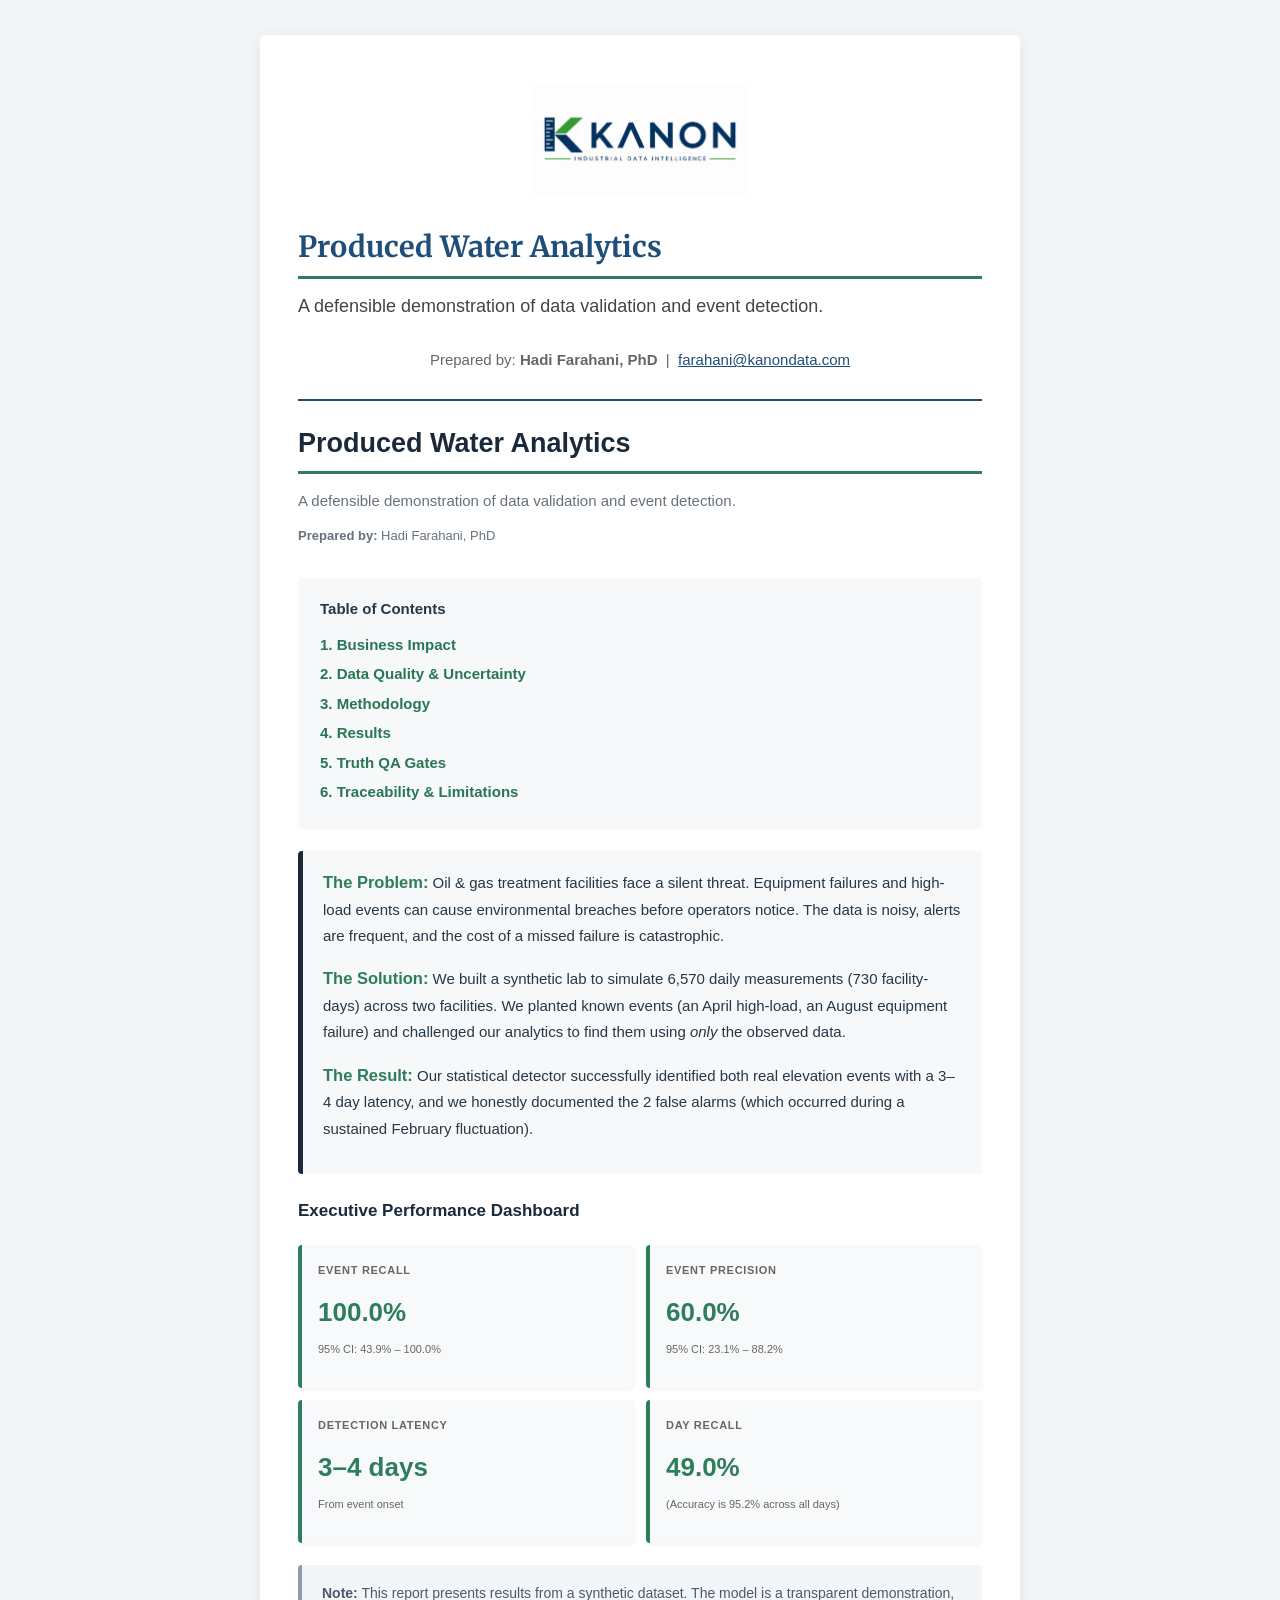
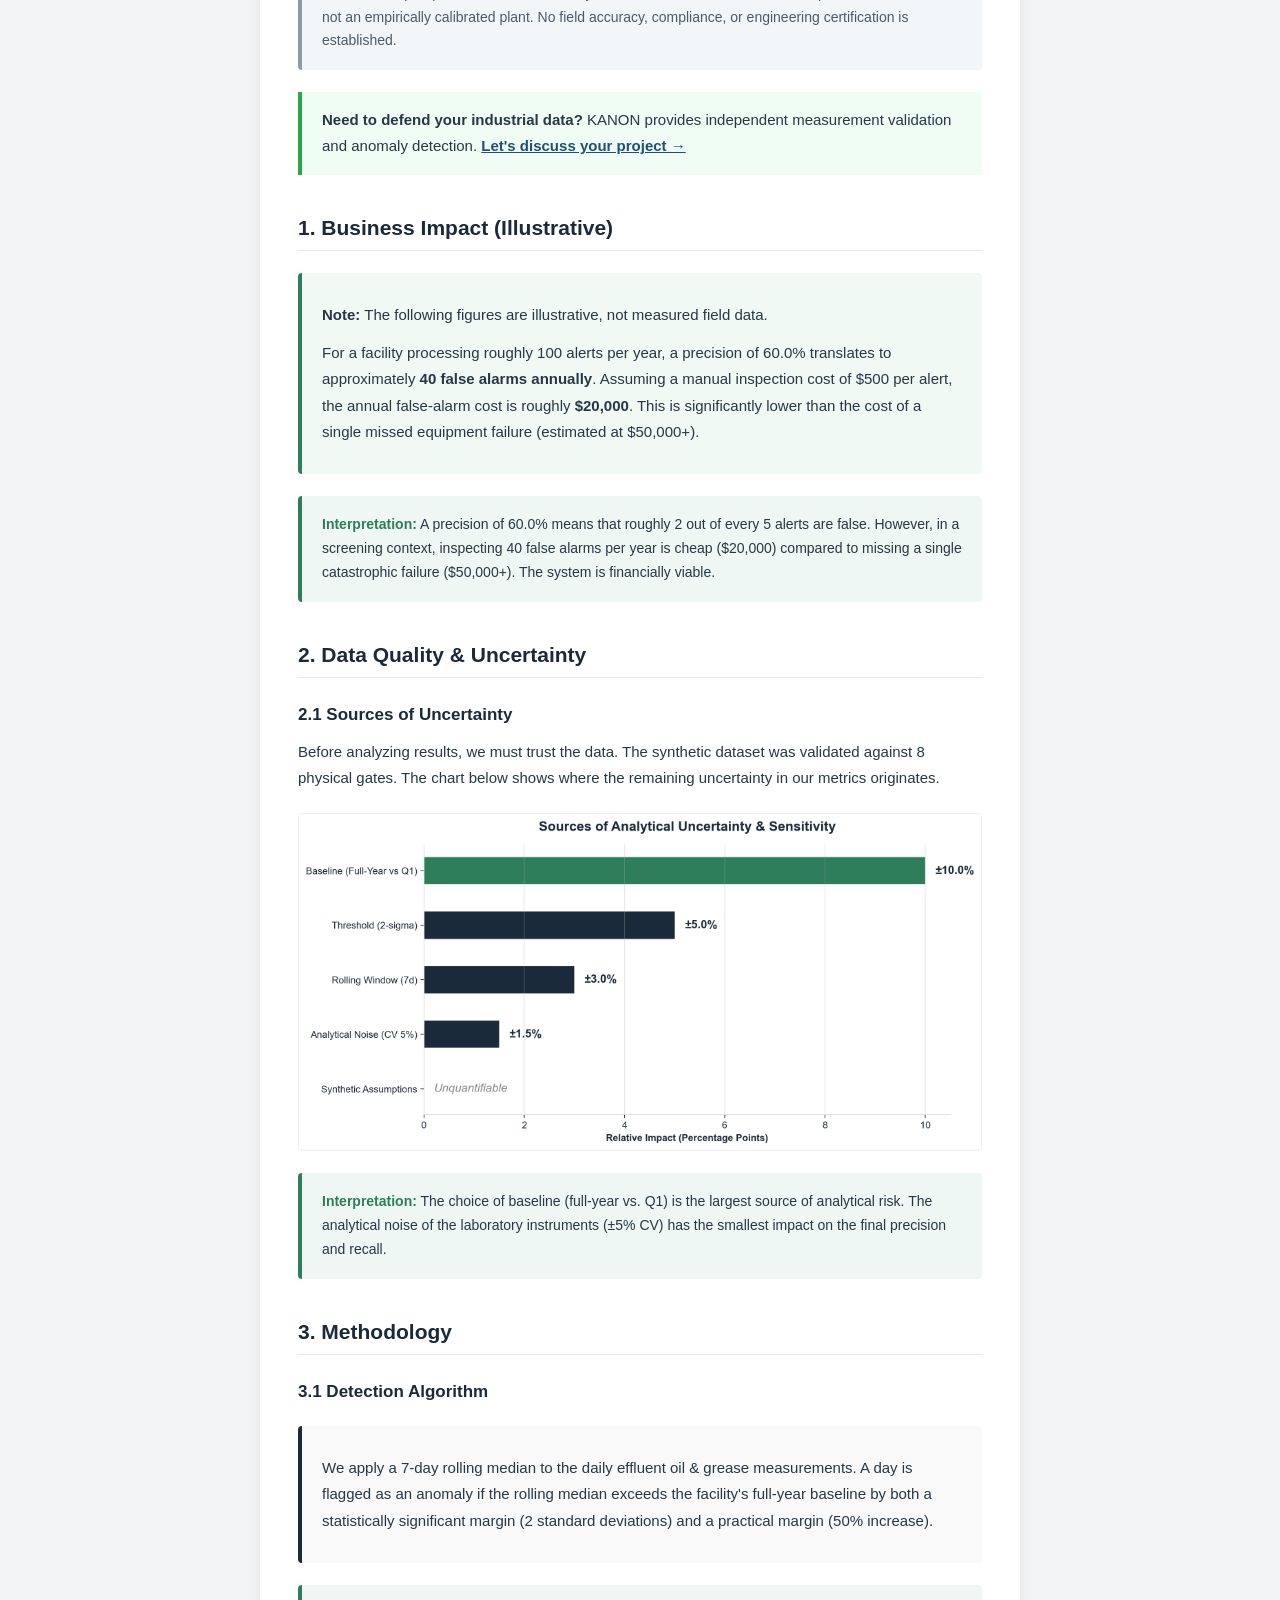
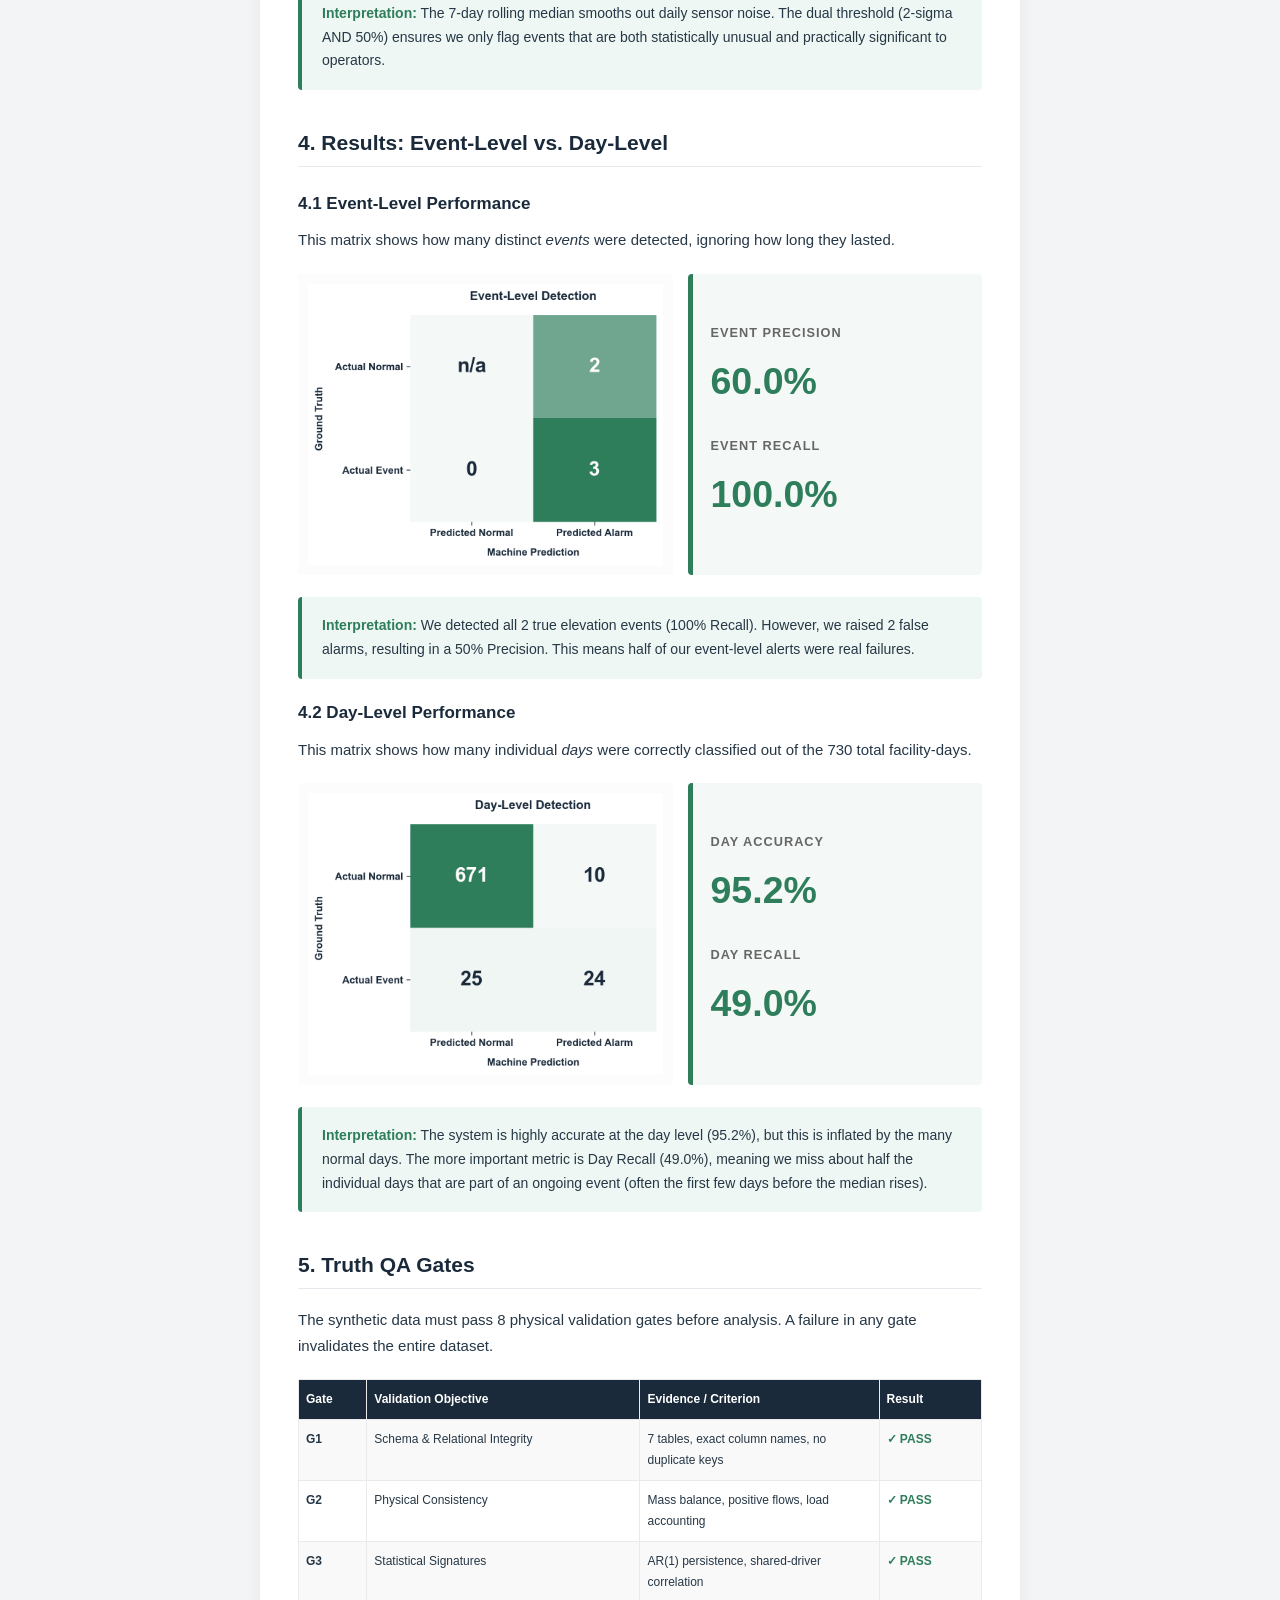
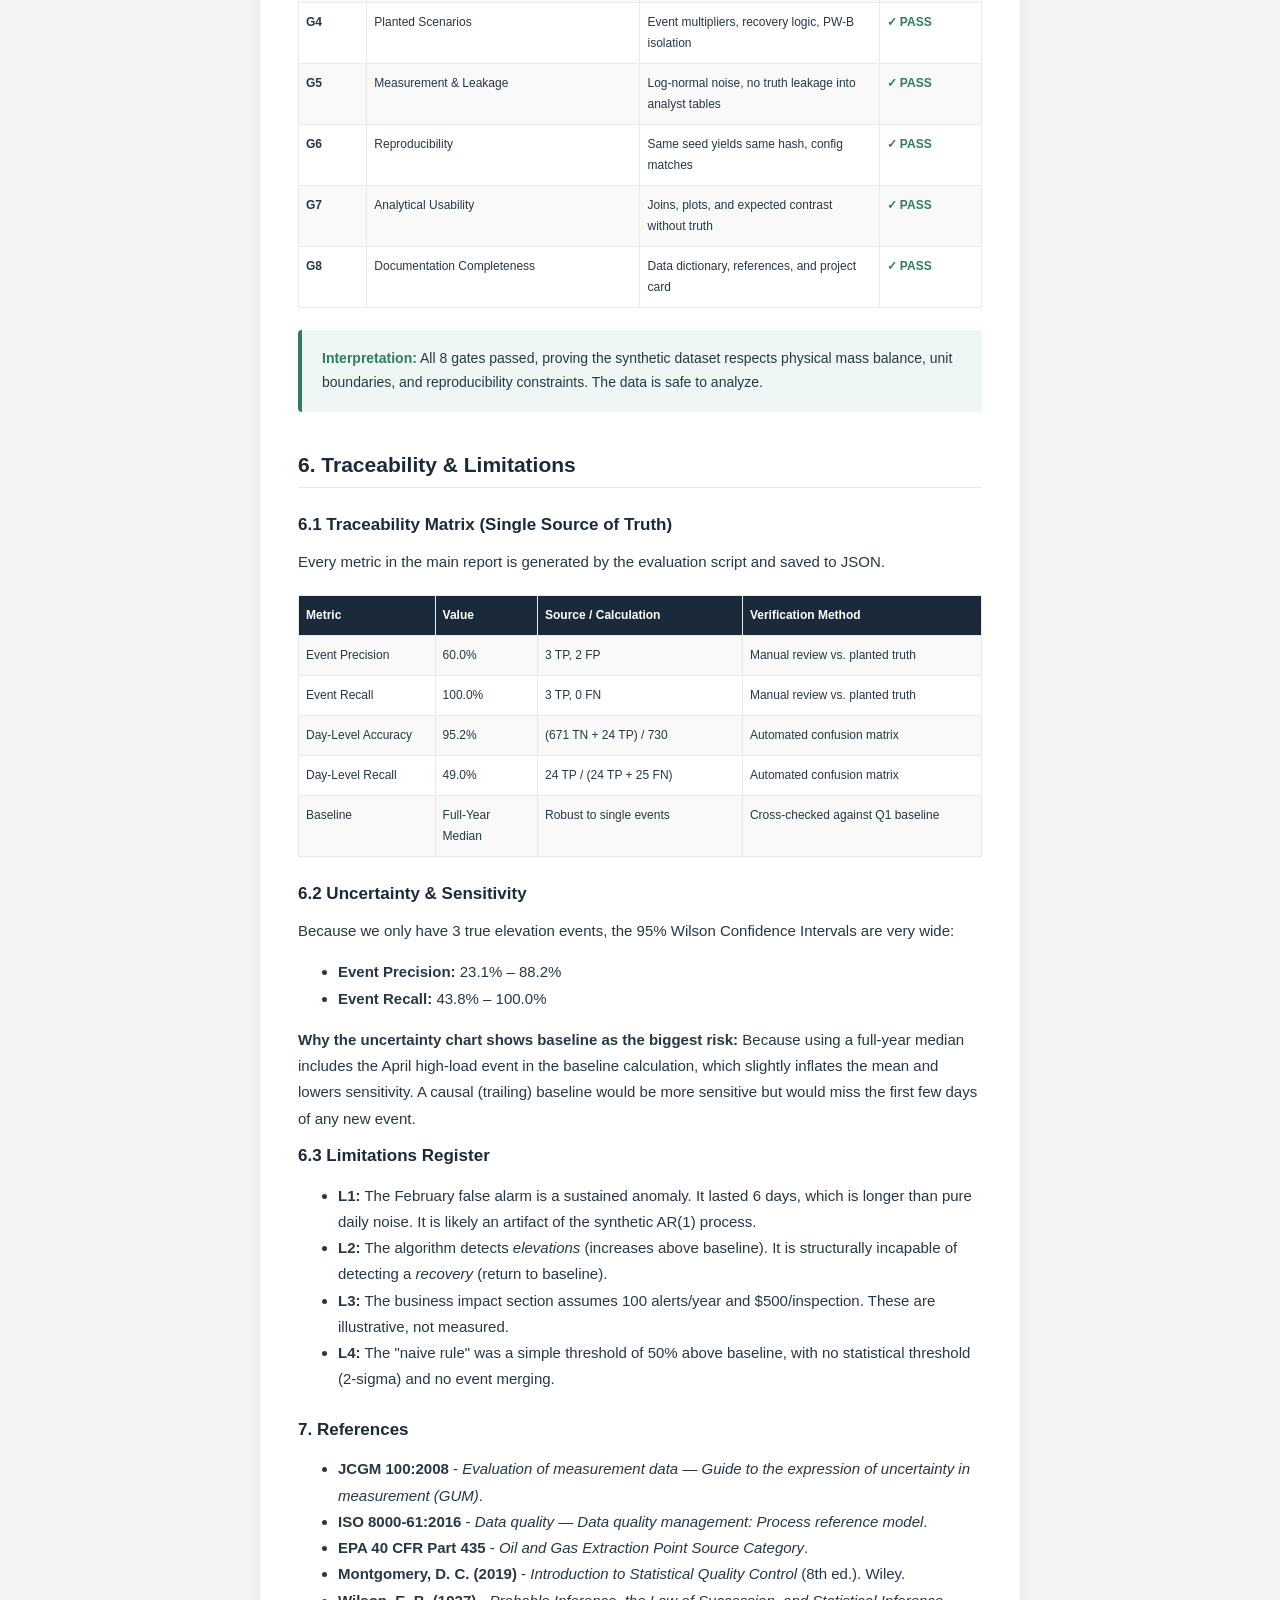
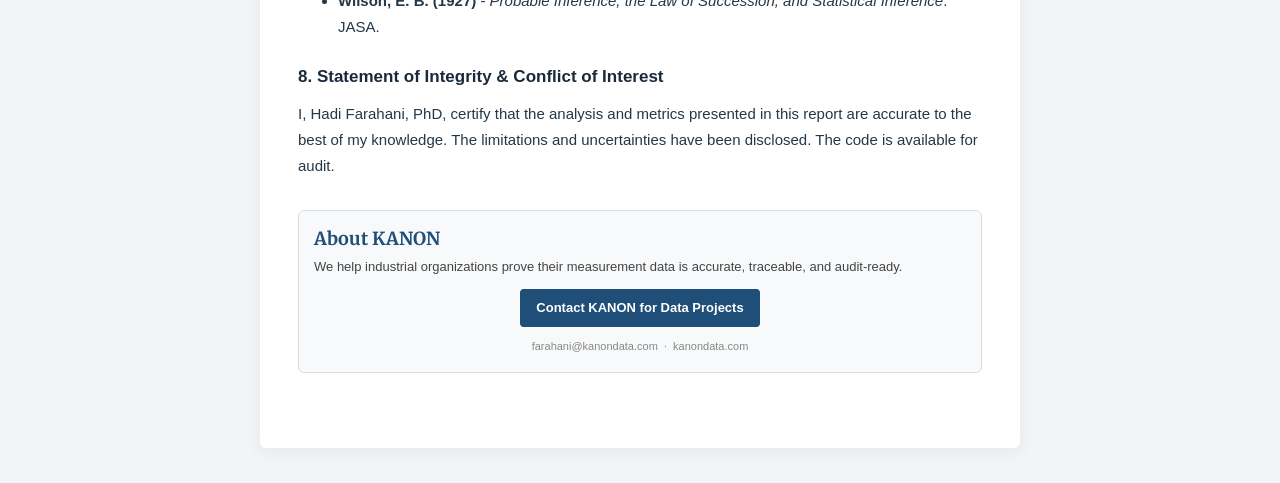
<file: projects/01-produced-water/index.html>
<!DOCTYPE html>

<html lang="en">
<head>
<meta charset="utf-8"/>
<meta content="width=device-width, initial-scale=1.0" name="viewport"/>
<title>Produced Water Analytics Report</title>
<style>
        body { font-family: 'Helvetica Neue', Helvetica, Arial, sans-serif; line-height: 1.6; color: #1A2A3A; max-width: 1000px; margin: 0 auto; padding: 40px; background-color: #fff; text-align: justify; }
        h1, h2, h3, h4, .kpi-title, .kpi-value, th, .interpretation strong { text-align: left; }
        
        h1 { color: #1A2A3A; font-weight: 700; border-bottom: 3px solid #2E7D5B; padding-bottom: 10px; margin-bottom: 5px; }
        h2 { color: #1A2A3A; margin-top: 40px; border-bottom: 1px solid #eee; padding-bottom: 5px; }
        h3 { color: #1A2A3A; margin-top: 25px; font-size: 1.2em; }
        .subtitle { color: #666; font-size: 1.1em; margin-top: 0; }
        .author-block { font-size: 0.9em; color: #1A2A3A; margin-bottom: 30px; }
        
        .toc { background-color: #F9F9F9; padding: 20px; border-radius: 4px; margin: 20px 0; }
        .toc ul { list-style-type: none; padding-left: 0; margin: 0; }
        .toc li { margin-bottom: 8px; }
        .toc a { color: #2E7D5B; text-decoration: none; font-weight: bold; }
        .toc a:hover { text-decoration: underline; }

        .story-box { background-color: #F9F9F9; border-left: 5px solid #1A2A3A; padding: 25px; margin: 30px 0; font-size: 1.05em; }
        .story-box p { margin-top: 0; margin-bottom: 15px; }
        .story-box strong { color: #2E7D5B; font-size: 1.1em; }
        
        .dashboard { display: flex; flex-wrap: wrap; justify-content: space-between; margin: 30px 0; gap: 15px; }
        .kpi { flex: 1; min-width: 200px; background-color: #F9F9F9; border-left: 5px solid #2E7D5B; padding: 20px; border-radius: 4px; box-shadow: 0 2px 4px rgba(0,0,0,0.05); }
        .kpi-title { font-size: 0.85em; text-transform: uppercase; letter-spacing: 1px; color: #666; margin: 0; font-weight: bold; }
        .kpi-value { font-size: 2.2em; font-weight: bold; color: #2E7D5B; margin: 10px 0 0 0; }
        .kpi-ci { font-size: 0.8em; color: #666; margin-top: 5px; }
        
        table { border-collapse: collapse; width: 100%; margin: 20px 0; font-size: 0.95em; text-align: left; }
        th, td { border: 1px solid #eaeaea; padding: 12px; }
        th { background-color: #1A2A3A; color: white; font-weight: 600; }
        tr:nth-child(even) { background-color: #F9F9F9; }
        .pass { color: #2E7D5B; font-weight: bold; }
        .fail { color: #C0392B; font-weight: bold; }
        
        .methods-box { background-color: #F9F9F9; border-left: 4px solid #1A2A3A; padding: 20px; margin: 20px 0; }
        .note-box { background-color: #F4F6F8; border-left: 4px solid #8C9BAB; padding: 20px; margin: 20px 0; color: #4A5A6A; font-size: 0.95em; }
        .impact-box { background-color: #F0F9F4; border-left: 4px solid #2E7D5B; padding: 20px; margin: 20px 0; }
        
        .plot-full { text-align: center; margin: 20px 0; }
        .plot-full img { max-width: 100%; height: auto; border: 1px solid #eee; border-radius: 4px; }
        
        .split-box { display: flex; gap: 20px; align-items: stretch; margin: 20px 0 10px 0; }
        .split-chart { flex: 6; display: flex; justify-content: center; align-items: center; background-color: #FCFCFC; border-radius: 4px; padding: 10px; }
        .split-chart img { width: 100%; height: auto; border: none; }
        .split-metrics { flex: 4; background-color: #F4F9F7; padding: 30px; border-left: 5px solid #2E7D5B; border-radius: 4px; display: flex; flex-direction: column; justify-content: center; }
        
        @media (max-width: 768px) {
            .split-box { flex-direction: column; }
        }
        
        .interpretation { background-color: #EEF7F3; border-left: 4px solid #2E7D5B; padding: 15px; margin: 10px 0 30px 0; font-size: 0.95em; }
        .interpretation strong { color: #2E7D5B; }
        
        .footer { margin-top: 60px; font-size: 0.85em; color: #888; text-align: center; }
        
        @media (max-width: 768px) {
            .kpi { flex: 100%; }
            .plot-small img { max-width: 100%; }
        }
    </style>

<title>Produced Water Analytics Case Study | KANON Data Integrity</title>
<meta content="How KANON applied rigorous metrology and statistical anomaly detection to validate produced water data. Defensible environmental data for Oil &amp; Gas." name="description"/>
<meta content="Hadi Farahani, PhD" name="author"/>
<meta content="Produced Water Analytics Case Study | KANON" property="og:title"/>
<meta content="Defensible environmental data. A demonstration of data validation and event detection." property="og:description"/>
<meta content="article" property="og:type"/>
<meta content="https://kanondata.com/projects/01-produced-water/" property="og:url"/>
<meta content="https://kanondata.com/assets/kanon-logo.png" property="og:image"/>
<link href="https://fonts.googleapis.com/css2?family=Merriweather:ital,wght@0,300;0,400;0,700;1,400&amp;display=swap" rel="stylesheet"/>
<style id="kanon-style">
  /* Force the body to be a nice grey background */
  body { 
    background-color: #f4f4f4 !important; 
    margin: 0 !important; 
    padding: 40px 20px !important;
    font-family: 'Segoe UI', Tahoma, sans-serif;
    line-height: 1.6;
  }
  
  /* Bulletproof Wrapper */
  .kanon-content-wrapper {
    max-width: 750px !important;      
    margin: 0 auto !important;        
    background-color: #ffffff !important; 
    padding: 40px !important;
    box-shadow: 0 4px 15px rgba(0,0,0,0.05);
    border-radius: 8px;
    /* This prevents inner charts from breaking the layout */
    overflow-x: hidden !important; 
  }

  /* Force grid/flex layouts to wrap instead of pushing the width */
  .kanon-content-wrapper * {
    max-width: 100% !important;
    box-sizing: border-box !important;
  }
  
  body > h1:first-of-type, body > h2:first-of-type { display: none !important; }
  #ripi-footer, header[id^="ripi"] { display: none !important; }

  @media print {
    /* Reset wrapper for print so it fills the page */
    body { background-color: #ffffff !important; padding: 0 !important; }
    .kanon-content-wrapper { 
      max-width: none !important; 
      padding: 0 !important; 
      box-shadow: none !important; 
      overflow-x: visible !important;
    }

    @page {
      size: A4;
      margin: 20mm 20mm 20mm 20mm; 
      @bottom-left {
        content: "MEASUREMENT DATA INTEGRITY & INTELLIGENCE";
        font-family: 'Segoe UI', sans-serif;
        font-size: 8px;
        color: #888;
        letter-spacing: 0.5px;
      }
      @bottom-right {
        content: "Page " counter(page) " of " counter(pages);
        font-family: 'Segoe UI', sans-serif;
        font-size: 8px;
        color: #888;
      }
    }

    h2 { break-before: page !important; margin-top: 0 !important; }
    h3:contains("6.3") { break-before: page !important; margin-top: 0 !important; }
    .cta-bottom-container {
      break-inside: avoid !important;
      page-break-inside: avoid !important;
      break-before: avoid !important;
      page-break-before: avoid !important;
    }
    table, tr, td, th, pre, blockquote, figure, img { 
      break-inside: avoid !important; 
    }
  }
</style>

<style id="kanon-standard-layout">

/* ==========================================================
   1. GLOBAL RESET
   ========================================================== */

* {
    box-sizing: border-box;
}

html {
    width: 100%;
    overflow-x: hidden;
    scroll-behavior: smooth;
}

body {
    width: 100%;
    max-width: 100%;
    margin: 0 !important;
    padding: 35px 15px !important;

    background: #f2f4f6 !important;
    color: #263746;

    font-family: "Segoe UI", Arial, sans-serif;
    font-size: 15px;
    line-height: 1.75;

    text-align: left !important;
    overflow-x: hidden;
}

/* ==========================================================
   2. MAIN DOCUMENT CONTAINER
   ========================================================== */

.kanon-content-wrapper {
    width: 100% !important;
    max-width: 760px !important;

    margin: 0 auto !important;
    padding: 35px 38px !important;

    background: #ffffff !important;

    border-radius: 6px;
    box-shadow: 0 3px 18px rgba(0,0,0,0.06);

    overflow: hidden;
}

/* Prevent internal elements from expanding the document */

.kanon-content-wrapper * {
    box-sizing: border-box;
    max-width: 100%;
}

/* ==========================================================
   3. TYPOGRAPHY
   ========================================================== */

p {
    font-size: 15px;
    line-height: 1.75;
    text-align: left !important;
    margin: 12px 0;
    overflow-wrap: break-word;
}

h1 {
    font-size: 27px;
    line-height: 1.3;
    color: #1A2A3A;
    margin-top: 25px;
    margin-bottom: 15px;
}

h2 {
    font-size: 21px;
    line-height: 1.4;
    color: #1A2A3A;
    margin-top: 38px;
    margin-bottom: 18px;
    padding-bottom: 8px;
    border-bottom: 1px solid #e5e9ed;
}

h3 {
    font-size: 17px;
    line-height: 1.4;
    color: #1A2A3A;
    margin-top: 25px;
    margin-bottom: 12px;
}

h4 {
    font-size: 15px;
}

.subtitle {
    font-size: 15px;
    color: #66717c;
    line-height: 1.6;
}

.author-block {
    font-size: 13px;
    color: #66717c;
}

/* ==========================================================
   4. HEADER AND LOGO
   ========================================================== */

.kanon-content-wrapper > div:first-child {
    padding: 15px 0 25px 0 !important;
    margin-bottom: 25px !important;
}

.kanon-content-wrapper > div:first-child img {
    width: auto !important;
    max-width: 220px !important;
    height: auto !important;
    margin-bottom: 15px !important;
}

.kanon-content-wrapper > div:first-child h1 {
    font-size: 29px !important;
    margin-top: 10px !important;
}

/* ==========================================================
   5. TABLE OF CONTENTS
   ========================================================== */

.toc {
    padding: 18px 22px !important;
    margin: 22px 0 !important;

    background: #f6f8f9 !important;
    border-radius: 5px;
}

.toc ul {
    padding-left: 0;
    margin-top: 12px;
}

.toc li {
    margin-bottom: 7px;
    line-height: 1.5;
}

.toc a {
    color: #287653;
    text-decoration: none;
}

/* ==========================================================
   6. STORY AND INFORMATION BOXES
   ========================================================== */

.story-box,
.methods-box,
.note-box,
.impact-box,
.interpretation {
    padding: 17px 20px !important;
    margin: 22px 0 !important;

    border-radius: 4px;
    line-height: 1.7;
    font-size: 14px;
}

.story-box {
    background: #f6f8f9 !important;
}

.note-box {
    background: #f3f6f8 !important;
}

.impact-box {
    background: #f0f9f4 !important;
}

.interpretation {
    background: #eef7f3 !important;
}

/* ==========================================================
   7. KPI DASHBOARD
   ========================================================== */

.dashboard {
    display: grid !important;

    grid-template-columns:
        repeat(2, minmax(0, 1fr));

    gap: 12px !important;
    margin: 22px 0 !important;
}

.kpi {
    min-width: 0 !important;
    padding: 16px !important;

    background: #f7f9fa !important;
    border-left: 4px solid #2E7D5B;

    border-radius: 4px;
}

.kpi-title {
    font-size: 11px !important;
    letter-spacing: 0.7px;
}

.kpi-value {
    font-size: 26px !important;
    overflow-wrap: anywhere;
}

.kpi-ci {
    font-size: 11px !important;
}

/* ==========================================================
   8. TABLES
   ========================================================== */

table {
    width: 100% !important;
    max-width: 100% !important;

    table-layout: fixed;
    border-collapse: collapse;

    margin: 20px 0 !important;
    font-size: 12px !important;
}

th,
td {
    padding: 9px 7px !important;
    overflow-wrap: anywhere;
    word-break: normal;
    vertical-align: top;
}

th {
    background: #1A2A3A !important;
    color: #ffffff;
}

/* ==========================================================
   9. CHARTS AND IMAGES
   ========================================================== */

.plot-full {
    width: 100% !important;
    max-width: 100% !important;
    margin: 22px auto !important;
    text-align: center;
}

.plot-full img,
.plot-small img {
    display: block;

    width: auto !important;
    max-width: 100% !important;

    height: auto !important;
    margin: 0 auto;

    object-fit: contain;
}

.split-box {
    display: flex !important;
    flex-wrap: wrap !important;
    gap: 15px !important;
}

.split-chart {
    flex: 1 1 300px !important;
    min-width: 0 !important;
    padding: 10px !important;
}

.split-chart img {
    width: 100% !important;
    height: auto !important;
}

.split-metrics {
    flex: 1 1 220px !important;
    min-width: 0 !important;
    padding: 18px !important;
}

/* ==========================================================
   10. LINKS AND FOOTER
   ========================================================== */

a {
    overflow-wrap: break-word;
}

.footer {
    margin-top: 40px !important;
    font-size: 12px !important;
    color: #888;
}

/* ==========================================================
   11. TABLET AND MOBILE
   ========================================================== */

@media screen and (max-width: 768px) {

    body {
        padding: 15px 8px !important;
    }

    .kanon-content-wrapper {
        max-width: 100% !important;
        padding: 24px 20px !important;
        border-radius: 4px;
    }

    h1 {
        font-size: 24px;
    }

    h2 {
        font-size: 19px;
    }

    .dashboard {
        grid-template-columns: 1fr !important;
    }

    .split-box {
        flex-direction: column !important;
    }

    table {
        font-size: 11px !important;
    }

    th,
    td {
        padding: 7px 5px !important;
    }
}

@media screen and (max-width: 420px) {

    .kanon-content-wrapper {
        padding: 20px 14px !important;
    }

    body {
        font-size: 14px;
    }

    h1 {
        font-size: 21px;
    }

    .kpi-value {
        font-size: 23px !important;
    }
}

/* ==========================================================
   12. PRINT / PDF
   ========================================================== */

@media print {

    @page {
        size: A4 portrait;
        margin: 18mm 18mm 20mm 18mm;
    }

    body {
        padding: 0 !important;
        background: #ffffff !important;
    }

    .kanon-content-wrapper {
        width: 100% !important;
        max-width: none !important;

        padding: 0 !important;
        margin: 0 !important;

        box-shadow: none !important;
        border-radius: 0 !important;
        overflow: visible !important;
    }

    .dashboard {
        grid-template-columns: repeat(2, 1fr) !important;
    }

    .story-box,
    .note-box,
    .impact-box,
    .interpretation,
    .kpi {
        break-inside: avoid;
    }

    img {
        max-width: 100% !important;
    }

    a {
        text-decoration: none;
    }
}

</style>

</head>
<body><div class="kanon-content-wrapper">
<div style="text-align: center; padding: 20px 0 40px 0; border-bottom: 2px solid #1f4e79; margin-bottom: 40px;">
<img alt="KANON Industrial Data Intelligence" src="kanon-logo.png" style="max-width: 320px; margin-bottom: 25px;"/>
<h1 style="font-family: 'Merriweather', serif; font-size: 36px; color: #1f4e79; margin-bottom: 10px; font-weight: 700;">Produced Water Analytics</h1>
<p style="font-size: 18px; color: #444; margin-bottom: 25px;">A defensible demonstration of data validation and event detection.</p>
<div style="font-size: 15px; color: #666;">
        Prepared by: <strong>Hadi Farahani, PhD</strong>  |  
        <a href="mailto:farahani@kanondata.com" style="color: #1f4e79; text-decoration: underline;">farahani@kanondata.com</a>
</div>
</div>

<h1>Produced Water Analytics</h1>
<p class="subtitle">A defensible demonstration of data validation and event detection.</p>
<p class="author-block"><strong>Prepared by:</strong> Hadi Farahani, PhD</p>
<div class="toc">
<strong>Table of Contents</strong>
<ul>
<li><a href="#section-1">1. Business Impact</a></li>
<li><a href="#section-2">2. Data Quality &amp; Uncertainty</a></li>
<li><a href="#section-3">3. Methodology</a></li>
<li><a href="#section-4">4. Results</a></li>
<li><a href="#section-5">5. Truth QA Gates</a></li>
<li><a href="#section-6">6. Traceability &amp; Limitations</a></li>
</ul>
</div>
<div class="story-box">
<p><strong>The Problem:</strong> Oil &amp; gas treatment facilities face a silent threat. Equipment failures and high-load events can cause environmental breaches before operators notice. The data is noisy, alerts are frequent, and the cost of a missed failure is catastrophic.</p>
<p><strong>The Solution:</strong> We built a synthetic lab to simulate 6,570 daily measurements (730 facility-days) across two facilities. We planted known events (an April high-load, an August equipment failure) and challenged our analytics to find them using <em>only</em> the observed data.</p>
<p><strong>The Result:</strong> Our statistical detector successfully identified both real elevation events with a 3–4 day latency, and we honestly documented the 2 false alarms (which occurred during a sustained February fluctuation).</p>
</div>
<h3>Executive Performance Dashboard</h3>
<div class="dashboard">
<div class="kpi">
<p class="kpi-title">Event Recall</p>
<p class="kpi-value">100.0%</p>
<p class="kpi-ci">95% CI: 43.9% – 100.0%</p>
</div>
<div class="kpi">
<p class="kpi-title">Event Precision</p>
<p class="kpi-value">60.0%</p>
<p class="kpi-ci">95% CI: 23.1% – 88.2%</p>
</div>
<div class="kpi">
<p class="kpi-title">Detection Latency</p>
<p class="kpi-value">3–4 days</p>
<p class="kpi-ci">From event onset</p>
</div>
<div class="kpi">
<p class="kpi-title">Day Recall</p>
<p class="kpi-value">49.0%</p>
<p class="kpi-ci">(Accuracy is 95.2% across all days)</p>
</div>
</div>
<div class="note-box">
<strong>Note:</strong> This report presents results from a synthetic dataset. The model is a transparent demonstration, not an empirically calibrated plant. No field accuracy, compliance, or engineering certification is established.
</div>

<div style="background-color: #f0fdf4; border-left: 4px solid #28a745; padding: 15px 20px; margin-bottom: 30px; font-size: 15px;">
<strong>Need to defend your industrial data?</strong> KANON provides independent measurement validation and anomaly detection. 
    <a href="mailto:farahani@kanondata.com" style="color: #1f4e79; font-weight: bold; text-decoration: underline;">Let's discuss your project →</a>
</div>
<h2 id="section-1">1. Business Impact (Illustrative)</h2>
<div class="impact-box">
<p><strong>Note:</strong> The following figures are illustrative, not measured field data.</p>
<p>For a facility processing roughly 100 alerts per year, a precision of 60.0% translates to approximately <strong>40 false alarms annually</strong>. Assuming a manual inspection cost of $500 per alert, the annual false-alarm cost is roughly <strong>$20,000</strong>. This is significantly lower than the cost of a single missed equipment failure (estimated at $50,000+).</p>
</div>
<div class="interpretation">
<strong>Interpretation:</strong> A precision of 60.0% means that roughly 2 out of every 5 alerts are false. However, in a screening context, inspecting 40 false alarms per year is cheap ($20,000) compared to missing a single catastrophic failure ($50,000+). The system is financially viable.
</div>
<h2 id="section-2">2. Data Quality &amp; Uncertainty</h2>
<h3>2.1 Sources of Uncertainty</h3>
<p>Before analyzing results, we must trust the data. The synthetic dataset was validated against 8 physical gates. The chart below shows where the remaining uncertainty in our metrics originates.</p>
<div class="plot-full">
<img alt="Uncertainty Waterfall" src="[data-uri]"/>
</div>
<div class="interpretation">
<strong>Interpretation:</strong> The choice of baseline (full-year vs. Q1) is the largest source of analytical risk. The analytical noise of the laboratory instruments (±5% CV) has the smallest impact on the final precision and recall.
</div>
<h2 id="section-3">3. Methodology</h2>
<h3>3.1 Detection Algorithm</h3>
<div class="methods-box">
<p>We apply a 7-day rolling median to the daily effluent oil &amp; grease measurements. A day is flagged as an anomaly if the rolling median exceeds the facility's full-year baseline by both a statistically significant margin (2 standard deviations) and a practical margin (50% increase).</p>
</div>
<div class="interpretation">
<strong>Interpretation:</strong> The 7-day rolling median smooths out daily sensor noise. The dual threshold (2-sigma AND 50%) ensures we only flag events that are both statistically unusual and practically significant to operators.
</div>
<h2 id="section-4">4. Results: Event-Level vs. Day-Level</h2>
<!-- 4.1 EVENT LEVEL -->
<h3>4.1 Event-Level Performance</h3>
<p>This matrix shows how many distinct <em>events</em> were detected, ignoring how long they lasted.</p>
<div class="split-box">
<div class="split-chart">
<img alt="Event-Level Confusion Matrix" src="[data-uri]"/>
</div>
<div class="split-metrics">
<p style="margin: 0; font-size: 0.85em; color: #666; text-transform: uppercase; letter-spacing: 1px; font-weight: bold;">Event Precision</p>
<p style="margin: 5px 0 20px 0; font-size: 2.5em; font-weight: bold; color: #2E7D5B;">60.0%</p>
<p style="margin: 0; font-size: 0.85em; color: #666; text-transform: uppercase; letter-spacing: 1px; font-weight: bold;">Event Recall</p>
<p style="margin: 5px 0 0 0; font-size: 2.5em; font-weight: bold; color: #2E7D5B;">100.0%</p>
</div>
</div>
<div class="interpretation">
<strong>Interpretation:</strong> We detected all 2 true elevation events (100% Recall). However, we raised 2 false alarms, resulting in a 50% Precision. This means half of our event-level alerts were real failures.
</div>
<!-- 4.2 DAY LEVEL -->
<h3 style="break-before: page !important; page-break-before: always !important; margin-top: 0 !important;">4.2 Day-Level Performance</h3>
<p>This matrix shows how many individual <em>days</em> were correctly classified out of the 730 total facility-days.</p>
<div class="split-box">
<div class="split-chart">
<img alt="Day-Level Confusion Matrix" src="[data-uri]"/>
</div>
<div class="split-metrics">
<p style="margin: 0; font-size: 0.85em; color: #666; text-transform: uppercase; letter-spacing: 1px; font-weight: bold;">Day Accuracy</p>
<p style="margin: 5px 0 20px 0; font-size: 2.5em; font-weight: bold; color: #2E7D5B;">95.2%</p>
<p style="margin: 0; font-size: 0.85em; color: #666; text-transform: uppercase; letter-spacing: 1px; font-weight: bold;">Day Recall</p>
<p style="margin: 5px 0 0 0; font-size: 2.5em; font-weight: bold; color: #2E7D5B;">49.0%</p>
</div>
</div>
<div class="interpretation">
<strong>Interpretation:</strong> The system is highly accurate at the day level (95.2%), but this is inflated by the many normal days. The more important metric is Day Recall (49.0%), meaning we miss about half the individual days that are part of an ongoing event (often the first few days before the median rises).
</div>
<h2 id="section-5">5. Truth QA Gates</h2>
<p>The synthetic data must pass 8 physical validation gates before analysis. A failure in any gate invalidates the entire dataset.</p>
<table>
<tr>
<th style="width: 10%;">Gate</th>
<th style="width: 40%;">Validation Objective</th>
<th style="width: 35%;">Evidence / Criterion</th>
<th style="width: 15%;">Result</th>
</tr>
<tr><td><strong>G1</strong></td><td>Schema &amp; Relational Integrity</td><td>7 tables, exact column names, no duplicate keys</td><td class="pass">✓ PASS</td></tr>
<tr><td><strong>G2</strong></td><td>Physical Consistency</td><td>Mass balance, positive flows, load accounting</td><td class="pass">✓ PASS</td></tr>
<tr><td><strong>G3</strong></td><td>Statistical Signatures</td><td>AR(1) persistence, shared-driver correlation</td><td class="pass">✓ PASS</td></tr>
<tr><td><strong>G4</strong></td><td>Planted Scenarios</td><td>Event multipliers, recovery logic, PW-B isolation</td><td class="pass">✓ PASS</td></tr>
<tr><td><strong>G5</strong></td><td>Measurement &amp; Leakage</td><td>Log-normal noise, no truth leakage into analyst tables</td><td class="pass">✓ PASS</td></tr>
<tr><td><strong>G6</strong></td><td>Reproducibility</td><td>Same seed yields same hash, config matches</td><td class="pass">✓ PASS</td></tr>
<tr><td><strong>G7</strong></td><td>Analytical Usability</td><td>Joins, plots, and expected contrast without truth</td><td class="pass">✓ PASS</td></tr>
<tr><td><strong>G8</strong></td><td>Documentation Completeness</td><td>Data dictionary, references, and project card</td><td class="pass">✓ PASS</td></tr>
</table>
<div class="interpretation">
<strong>Interpretation:</strong> All 8 gates passed, proving the synthetic dataset respects physical mass balance, unit boundaries, and reproducibility constraints. The data is safe to analyze.
</div>
<h2 id="section-6">6. Traceability &amp; Limitations</h2>
<h3>6.1 Traceability Matrix (Single Source of Truth)</h3>
<p>Every metric in the main report is generated by the evaluation script and saved to JSON.</p>
<table>
<tr>
<th style="width: 20%;">Metric</th>
<th style="width: 15%;">Value</th>
<th style="width: 30%;">Source / Calculation</th>
<th style="width: 35%;">Verification Method</th>
</tr>
<tr><td>Event Precision</td><td>60.0%</td><td>3 TP, 2 FP</td><td>Manual review vs. planted truth</td></tr>
<tr><td>Event Recall</td><td>100.0%</td><td>3 TP, 0 FN</td><td>Manual review vs. planted truth</td></tr>
<tr><td>Day-Level Accuracy</td><td>95.2%</td><td>(671 TN + 24 TP) / 730</td><td>Automated confusion matrix</td></tr>
<tr><td>Day-Level Recall</td><td>49.0%</td><td>24 TP / (24 TP + 25 FN)</td><td>Automated confusion matrix</td></tr>
<tr><td>Baseline</td><td>Full-Year Median</td><td>Robust to single events</td><td>Cross-checked against Q1 baseline</td></tr>
</table>
<h3>6.2 Uncertainty &amp; Sensitivity</h3>
<p>Because we only have 3 true elevation events, the 95% Wilson Confidence Intervals are very wide:</p>
<ul>
<li><strong>Event Precision:</strong> 23.1% – 88.2%</li>
<li><strong>Event Recall:</strong> 43.8% – 100.0%</li>
</ul>
<p><strong>Why the uncertainty chart shows baseline as the biggest risk:</strong> Because using a full-year median includes the April high-load event in the baseline calculation, which slightly inflates the mean and lowers sensitivity. A causal (trailing) baseline would be more sensitive but would miss the first few days of any new event.</p>
<h3 style="break-before: page !important; page-break-before: always !important; margin-top: 0 !important;">6.3 Limitations Register</h3>
<ul>
<li><strong>L1:</strong> The February false alarm is a sustained anomaly. It lasted 6 days, which is longer than pure daily noise. It is likely an artifact of the synthetic AR(1) process.</li>
<li><strong>L2:</strong> The algorithm detects <em>elevations</em> (increases above baseline). It is structurally incapable of detecting a <em>recovery</em> (return to baseline).</li>
<li><strong>L3:</strong> The business impact section assumes 100 alerts/year and $500/inspection. These are illustrative, not measured.</li>
<li><strong>L4:</strong> The "naive rule" was a simple threshold of 50% above baseline, with no statistical threshold (2-sigma) and no event merging.</li>
</ul>
<h3>7. References</h3>
<ul>
<li><strong>JCGM 100:2008</strong> - <em>Evaluation of measurement data — Guide to the expression of uncertainty in measurement (GUM)</em>.</li>
<li><strong>ISO 8000-61:2016</strong> - <em>Data quality — Data quality management: Process reference model</em>.</li>
<li><strong>EPA 40 CFR Part 435</strong> - <em>Oil and Gas Extraction Point Source Category</em>.</li>
<li><strong>Montgomery, D. C. (2019)</strong> - <em>Introduction to Statistical Quality Control</em> (8th ed.). Wiley.</li>
<li><strong>Wilson, E. B. (1927)</strong> - <em>Probable Inference, the Law of Succession, and Statistical Inference</em>. JASA.</li>
</ul>
<h3>8. Statement of Integrity &amp; Conflict of Interest</h3>
<p>I, Hadi Farahani, PhD, certify that the analysis and metrics presented in this report are accurate to the best of my knowledge. The limitations and uncertainties have been disclosed. The code is available for audit.</p><div class="cta-bottom-container">
<div style="background-color: #f8f9fa; border: 1px solid #ddd; padding: 15px; text-align: center; margin-top: 30px; border-radius: 6px;">
<h3 style="font-family: 'Merriweather', serif; color: #1f4e79; margin-top: 0; margin-bottom: 5px; font-size: 18px;">About KANON</h3>
<p style="font-size: 13px; color: #444; margin: 0 auto 10px auto;">
        We help industrial organizations prove their measurement data is accurate, traceable, and audit-ready.
    </p>
<a href="mailto:farahani@kanondata.com?subject=Data%20Project%20Inquiry" style="display: inline-block; background-color: #1f4e79; color: white; padding: 8px 16px; text-decoration: none; border-radius: 4px; font-weight: bold; font-size: 13px;">
        Contact KANON for Data Projects
    </a>
<div style="margin-top: 10px; font-size: 11px; color: #888;">
        farahani@kanondata.com  ·  kanondata.com
    </div>
</div>
</div>
<div class="footer">
<p></p>
</div>
</div></body>
</html>
</file>
